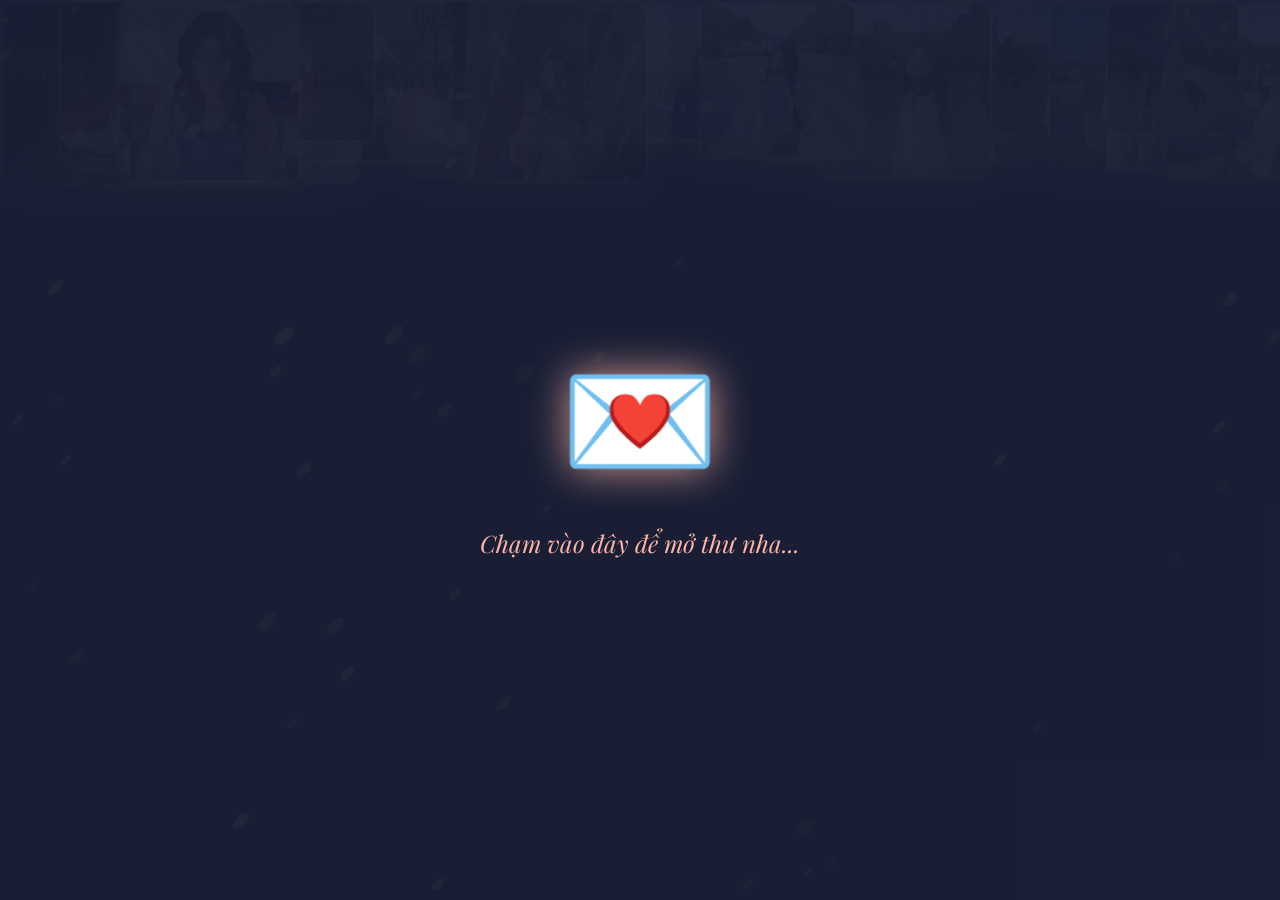
<file: index.html>
<!DOCTYPE html>
<html lang="vi">
<head>
    <meta charset="UTF-8">
    <meta name="viewport" content="width=device-width, initial-scale=1.0">
    <title>Gửi em...</title>
    <style>
        body, html {
            margin: 0;
            padding: 0;
            width: 100%;
            height: 100%;
            overflow: hidden;
            background-color: #1a1f35;
        }
        iframe {
            width: 100%;
            height: 100%;
            border: none;
            display: block;
        }
    </style>
</head>
<body>
    <audio id="bg-music" loop>
        <!-- Chuyển sang dùng file nhạc ở trong máy để không bị lỗi mạng -->
        <source src="nhac.mp3" type="audio/mpeg">
        Your browser does not support the audio element.
        Your browser does not support the audio element.
    </audio>

    <!-- Khung hiển thị website bên trong -->
    <iframe src="start.html" title="Main Content"></iframe>
</body>
</html>
</file>
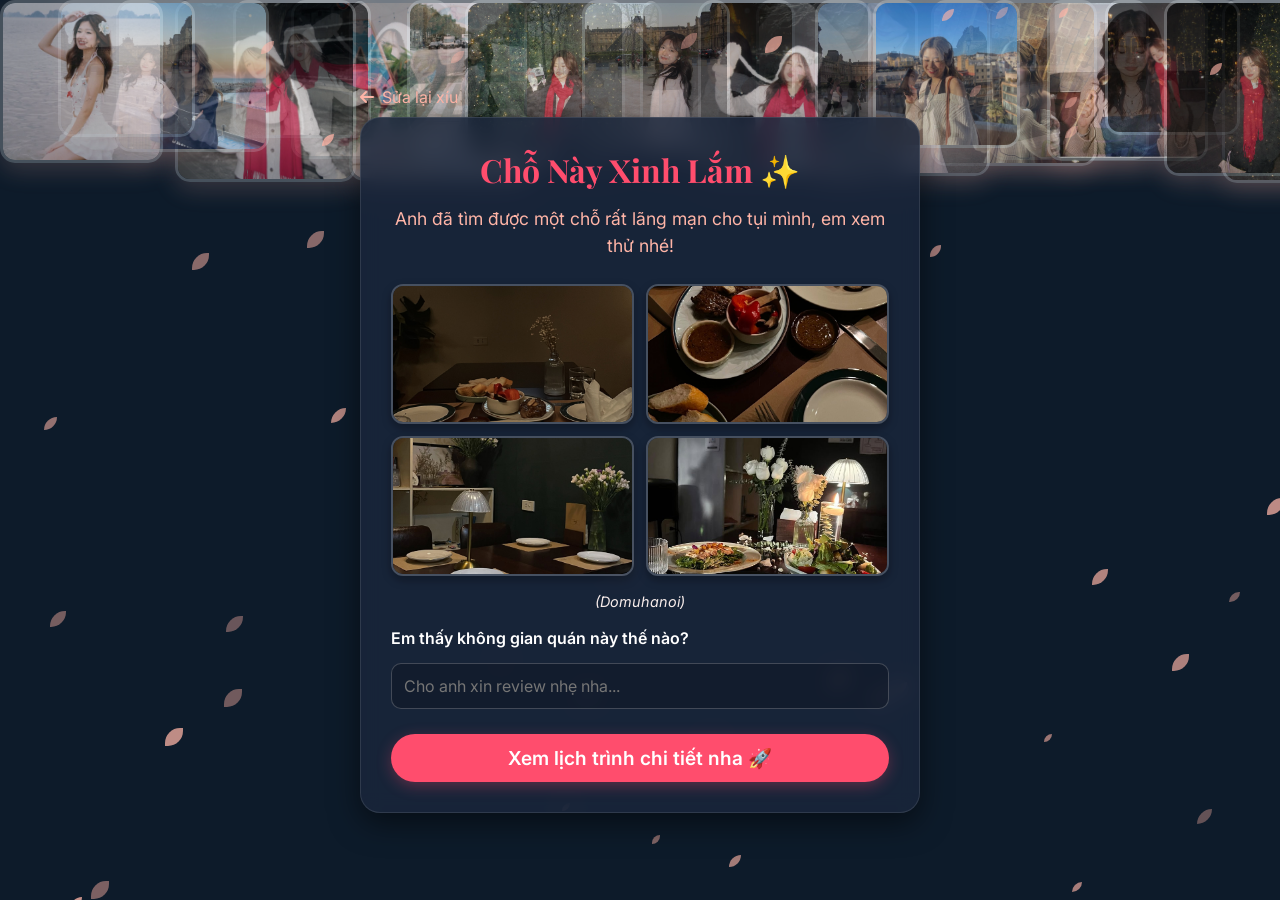
<file: restaurant.html>
<!DOCTYPE html>
<html lang="vi">
<head>
    <meta charset="UTF-8">
    <meta name="viewport" content="width=device-width, initial-scale=1.0">
    <title>Bí mật chút nha...</title>
    <!-- Google Fonts -->
    <link href="https://fonts.googleapis.com/css2?family=Dancing+Script:wght@700&family=Inter:wght@400;600&family=Playfair+Display:ital,wght@1,600&display=swap" rel="stylesheet">
    <!-- Font Awesome -->
    <link rel="stylesheet" href="https://cdnjs.cloudflare.com/ajax/libs/font-awesome/6.4.0/css/all.min.css">
    <link rel="stylesheet" href="style.css">
</head>
<body>
    <div id="screen-restaurant" class="screen active">
        <button id="btn-back-rest" class="btn-back" onclick="window.history.back()"><i class="fa-solid fa-arrow-left"></i> Sửa lại xíu</button>
        <div class="card mt-2">
            <h2>Chỗ Này Xinh Lắm ✨</h2>
            <p style="font-size: 1.1rem; color: #ffb5a7; margin-top: 10px;">Anh đã tìm được một chỗ rất lãng mạn cho tụi mình, em xem thử nhé!</p>
            
            <div class="gallery">
                <img src="fig/res/1.jpg" alt="Restaurant 1">
                <img src="fig/res/2.jpg" alt="Restaurant 2">
                <img src="fig/res/3.jpg" alt="Restaurant 3">
                <img src="fig/res/4.jpg" alt="Restaurant 4">
            </div>
            <p style="font-size: 0.9rem; margin-top: 15px; font-style: italic;">(Domuhanoi)</p>
            
            <div class="form-group mt-3" style="text-align: left;">
                <label style="font-size: 1rem; color: #fff;">Em thấy không gian quán này thế nào?</label>
                <input type="text" id="restaurant-opinion" placeholder="Cho anh xin review nhẹ nha...">
            </div>

            <button id="btn-next-to-timeline" class="btn btn-primary w-100 mt-4">Xem lịch trình chi tiết nha 🚀</button>
        </div>
    </div>
    <script src="script.js"></script>
</body>
</html>
</file>
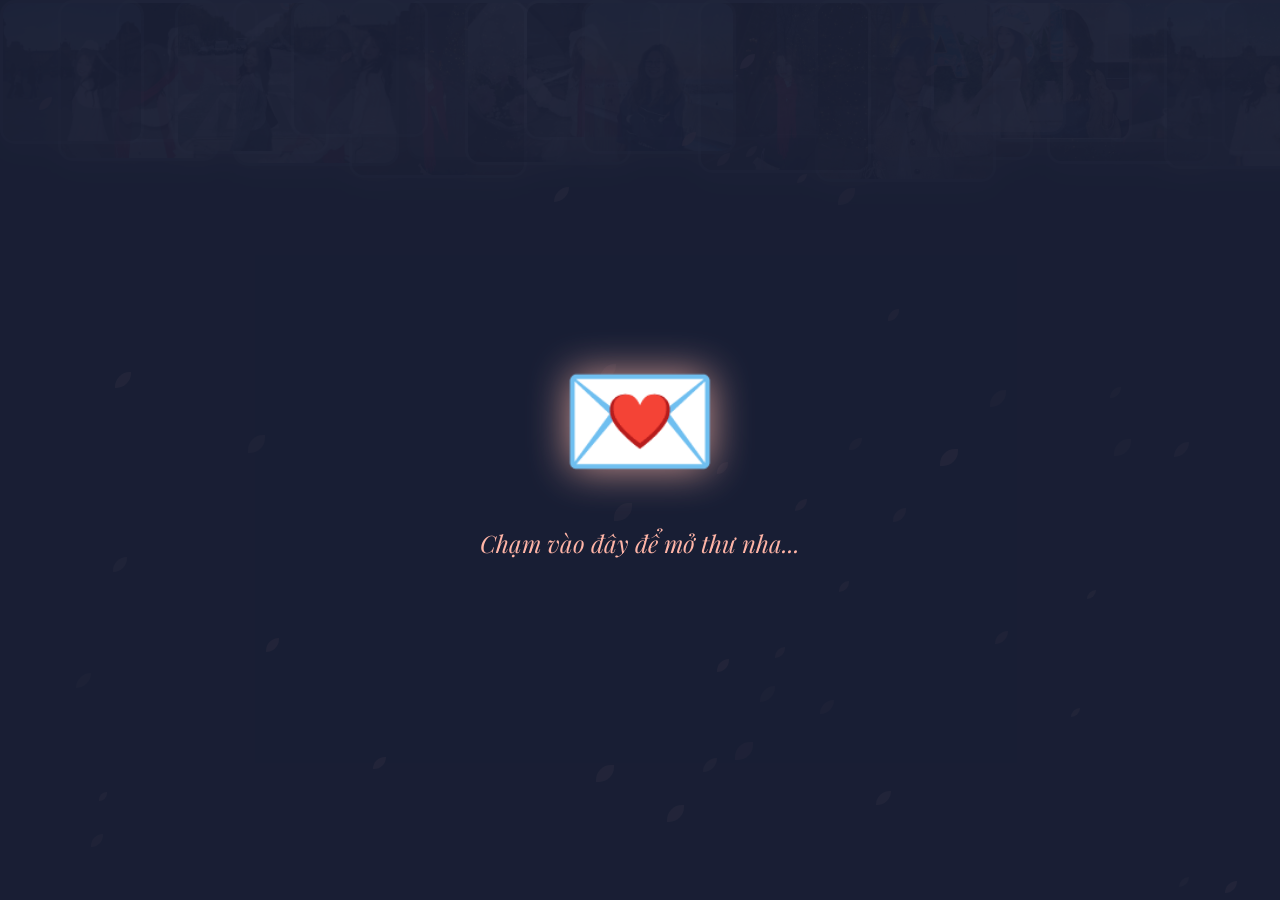
<file: start.html>
<!DOCTYPE html>
<html lang="vi">
<head>
    <meta charset="UTF-8">
    <meta name="viewport" content="width=device-width, initial-scale=1.0">
    <title>Gửi em...</title>
    <!-- Google Fonts -->
    <link href="https://fonts.googleapis.com/css2?family=Dancing+Script:wght@700&family=Inter:wght@400;600&family=Playfair+Display:ital,wght@1,600&display=swap" rel="stylesheet">
    <!-- Font Awesome -->
    <link rel="stylesheet" href="https://cdnjs.cloudflare.com/ajax/libs/font-awesome/6.4.0/css/all.min.css">
    <link rel="stylesheet" href="style.css">
</head>
<body>
    <!-- Thẻ Audio (Nhạc nền) - Trình duyệt có thể yêu cầu tương tác trước khi phát -->
    <audio id="bg-music" loop>
        <source src="nhac.mp3" type="audio/mpeg">
    </audio>

    <!-- Phong thư lúc đầu -->
    <div id="envelope-container" style="position: fixed; top: 0; left: 0; width: 100vw; height: 100vh; display: flex; flex-direction: column; justify-content: center; align-items: center; z-index: 100; cursor: pointer; background: rgba(26, 31, 53, 0.95);">
        <div class="envelope" style="font-size: 8rem; filter: drop-shadow(0 0 20px rgba(255, 181, 167, 0.8));">💌</div>
        <p style="color: #ffb5a7; font-size: 1.5rem; margin-top: 30px; font-family: 'Playfair Display', serif; font-style: italic;">Chạm vào đây để mở thư nha...</p>
    </div>

    <!-- Màn 1: Lời ngỏ -->
    <div id="screen-1" class="screen active" style="display: none;">
        <div class="card text-center" style="background: transparent; box-shadow: none; border: none; backdrop-filter: none;">
            <div class="text-sequence" id="text-container">
                <p class="seq-text">Chỉ còn vài ngày nữa là đến Thứ 5 rồi...</p>
                <p class="seq-text">Nên anh muốn hỏi em một điều .</p>
                <p class="seq-text">Để buổi tối hôm đó thêm phần ý nghĩa...</p>
                <p class="seq-text">Cho phép anh được chính thức mời em đi date nhé? 😊</p>
            </div>
            
            <div class="buttons mt-4" id="buttons-container" style="opacity: 0; pointer-events: none; transition: opacity 1s;">
                <button id="btn-yes" class="btn btn-primary">Có nha 🥰</button>
                <button id="btn-no" class="btn btn-primary">Hông 😜</button>
            </div>
        </div>
    </div>

    <script src="script.js"></script>
</body>
</html>
</file>
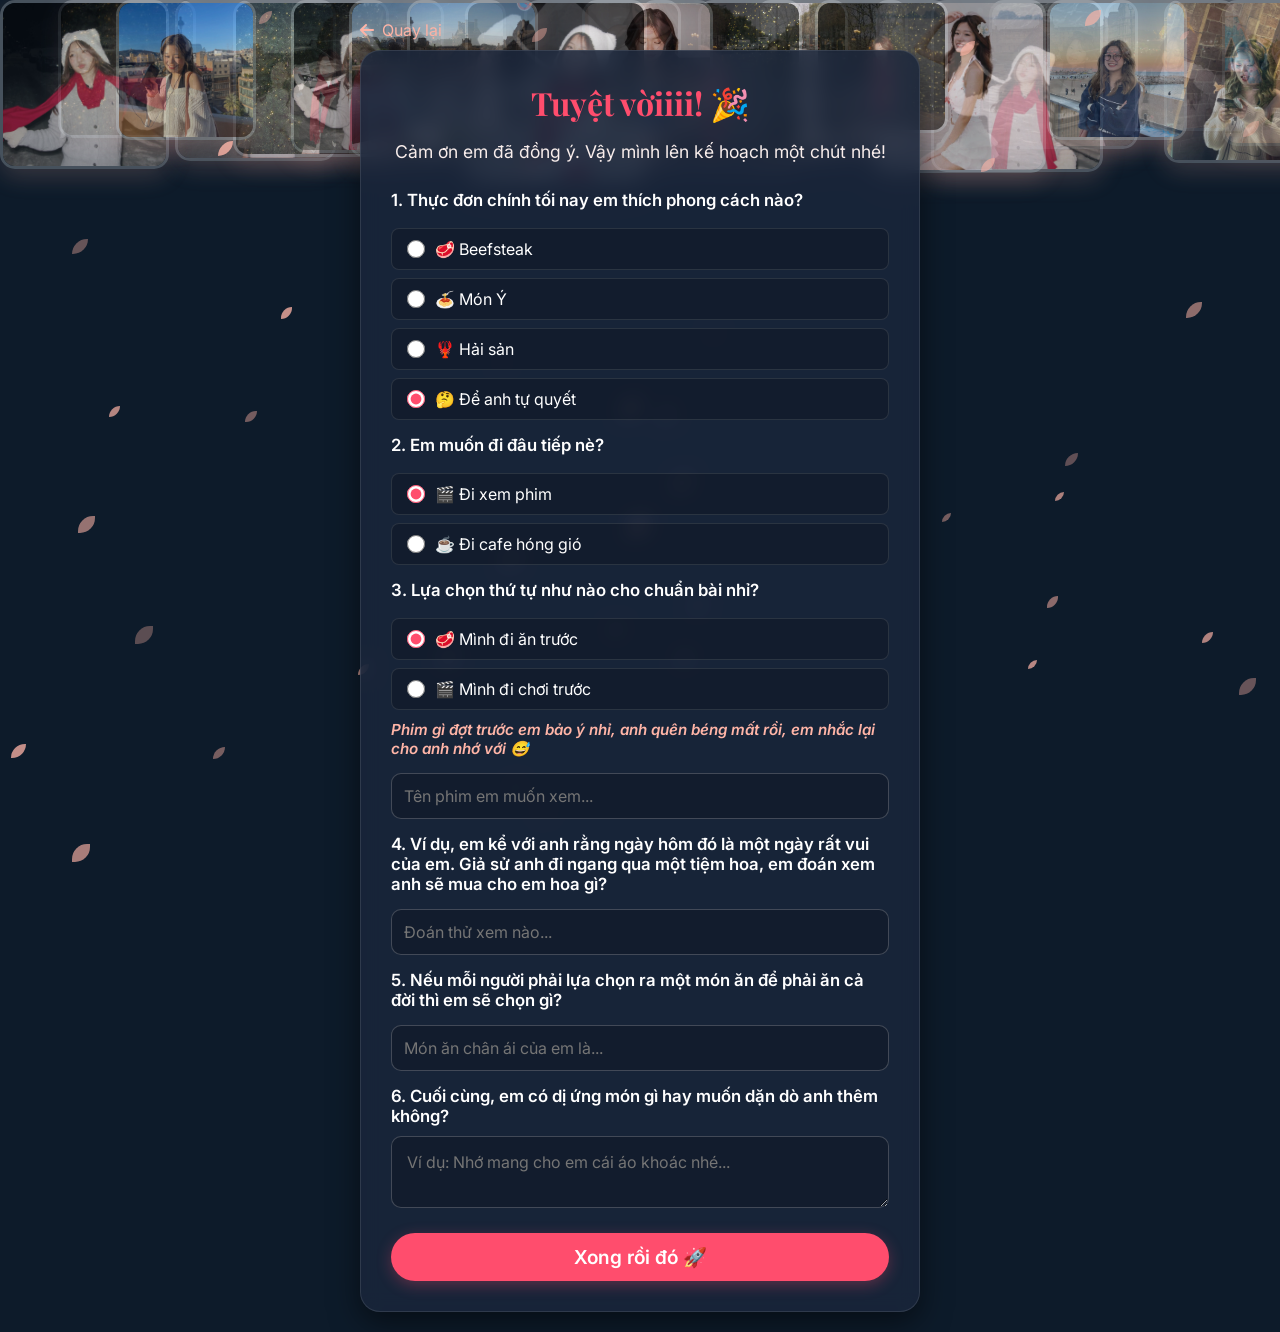
<file: survey.html>
<!DOCTYPE html>
<html lang="vi">
<head>
    <meta charset="UTF-8">
    <meta name="viewport" content="width=device-width, initial-scale=1.0">
    <title>Khảo sát nhỏ xíu...</title>
    <!-- Google Fonts -->
    <link href="https://fonts.googleapis.com/css2?family=Dancing+Script:wght@700&family=Inter:wght@400;600&family=Playfair+Display:ital,wght@1,600&display=swap" rel="stylesheet">
    <!-- Font Awesome -->
    <link rel="stylesheet" href="https://cdnjs.cloudflare.com/ajax/libs/font-awesome/6.4.0/css/all.min.css">
    <link rel="stylesheet" href="style.css">
</head>
<body>
    <div id="screen-2" class="screen active">
        <button id="btn-back-2" class="btn-back" onclick="window.history.back()"><i class="fa-solid fa-arrow-left"></i> Quay lại</button>
        <div class="card mt-2">
            <h2>Tuyệt vờiiii! 🎉</h2>
            <p>Cảm ơn em đã đồng ý. Vậy mình lên kế hoạch một chút nhé!</p>
            
            <div class="survey-form mt-4">
                <div class="form-group">
                    <label>1. Thực đơn chính tối nay em thích phong cách nào?</label>
                    <div class="radio-group">
                        <label><input type="radio" name="food" value="Beefsteak"> 🥩 Beefsteak</label>
                        <label><input type="radio" name="food" value="Món Ý"> 🍝 Món Ý</label>
                        <label><input type="radio" name="food" value="Hải sản"> 🦞 Hải sản</label>
                        <label><input type="radio" name="food" value="Để anh chọn" checked> 🤔 Để anh tự quyết</label>
                    </div>
                </div>

                <div class="form-group mt-3">
                    <label>2. Em muốn đi đâu tiếp nè?</label>
                    <div class="radio-group" id="activity-group">
                        <label><input type="radio" name="activity" value="Xem phim" checked> 🎬 Đi xem phim</label>
                        <label><input type="radio" name="activity" value="Đi cafe"> ☕ Đi cafe hóng gió</label>
                    </div>
                </div>

                <div class="form-group mt-3">
                    <label>3. Lựa chọn thứ tự như nào cho chuẩn bài nhỉ?</label>
                    <div class="radio-group">
                        <label><input type="radio" name="order" value="Ăn trước" checked> 🥩 Mình đi ăn trước</label>
                        <label><input type="radio" name="order" value="Phim trước"> 🎬 Mình đi chơi trước</label>
                    </div>
                </div>

                <!-- Conditional Input for Movie -->
                <div class="form-group mt-2" id="movie-input-group">
                    <label style="font-size: 0.95rem; font-style: italic; color: #ffb5a7;">Phim gì đợt trước em bảo ý nhỉ, anh quên béng mất rồi, em nhắc lại cho anh nhớ với 😅</label>
                    <input type="text" id="movie-name" placeholder="Tên phim em muốn xem...">
                </div>

                <!-- Conditional Input for Cafe -->
                <div class="form-group mt-2" id="cafe-input-group" style="display: none;">
                    <label style="font-size: 0.95rem; font-style: italic; color: #ffb5a7;">Quán ruột của em ở đâu hay để anh tự tìm quán view đẹp nha?</label>
                    <input type="text" id="cafe-name" placeholder="Gợi ý quán cafe cho anh đi...">
                </div>

                <!-- New Questions -->
                <div class="form-group mt-3">
                    <label>4. Ví dụ, em kể với anh rằng ngày hôm đó là một ngày rất vui của em. Giả sử anh đi ngang qua một tiệm hoa, em đoán xem anh sẽ mua cho em hoa gì?</label>
                    <input type="text" id="flower-guess" placeholder="Đoán thử xem nào...">
                </div>

                <div class="form-group mt-3">
                    <label>5. Nếu mỗi người phải lựa chọn ra một món ăn để phải ăn cả đời thì em sẽ chọn gì?</label>
                    <input type="text" id="lifetime-food" placeholder="Món ăn chân ái của em là...">
                </div>

                <div class="form-group mt-3">
                    <label>6. Cuối cùng, em có dị ứng món gì hay muốn dặn dò anh thêm không?</label>
                    <textarea id="preferences" rows="2" placeholder="Ví dụ: Nhớ mang cho em cái áo khoác nhé..."></textarea>
                </div>
            </div>
            
            <button id="btn-next-to-3" class="btn btn-primary w-100 mt-4">Xong rồi đó 🚀</button>
        </div>
    </div>
    <script src="script.js"></script>
</body>
</html>
</file>
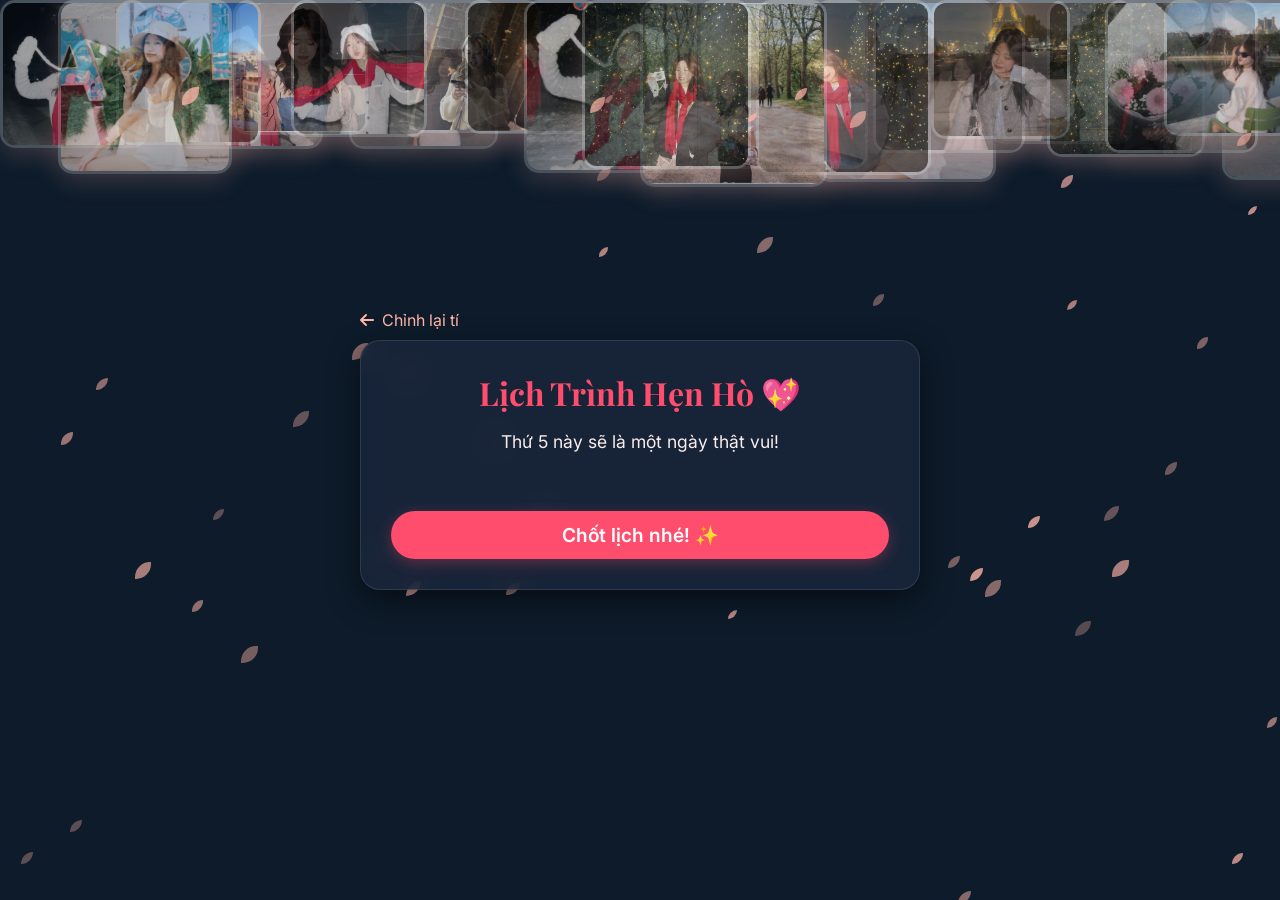
<file: timeline.html>
<!DOCTYPE html>
<html lang="vi">
<head>
    <meta charset="UTF-8">
    <meta name="viewport" content="width=device-width, initial-scale=1.0">
    <title>Lịch trình nè</title>
    <!-- Google Fonts -->
    <link href="https://fonts.googleapis.com/css2?family=Dancing+Script:wght@700&family=Inter:wght@400;600&family=Playfair+Display:ital,wght@1,600&display=swap" rel="stylesheet">
    <!-- Font Awesome -->
    <link rel="stylesheet" href="https://cdnjs.cloudflare.com/ajax/libs/font-awesome/6.4.0/css/all.min.css">
    <link rel="stylesheet" href="style.css">
</head>
<body>
    <div id="screen-3" class="screen active">
        <button id="btn-back-3" class="btn-back" onclick="window.history.back()"><i class="fa-solid fa-arrow-left"></i> Chỉnh lại tí</button>
        <div class="card timeline-card mt-2">
            <h2>Lịch Trình Hẹn Hò 💖</h2>
            <p class="subtitle">Thứ 5 này sẽ là một ngày thật vui!</p>
            
            <div class="timeline" id="dynamic-timeline-container">
                <!-- Sẽ được điền tự động bằng Javascript dựa trên lựa chọn -->
            </div>
            
            <button id="btn-submit" class="btn btn-primary w-100 mt-4">Chốt lịch nhé! ✨</button>
        </div>
    </div>
    <script src="script.js"></script>
</body>
</html>
</file>
<file: style.css>
:root {
    --primary-color: #ff4d6d;
    --primary-hover: #c9184a;
    --secondary-color: #f8edeb;
    --bg-color: #0d1b2a;
    --text-color: #f8edeb;
    --card-bg: rgba(27, 38, 59, 0.85);
    --timeline-color: #ffb5a7;
}

* {
    margin: 0;
    padding: 0;
    box-sizing: border-box;
}

body {
    font-family: 'Inter', sans-serif;
    background-color: var(--bg-color);
    color: var(--text-color);
    overflow-x: hidden;
    min-height: 100vh;
    display: flex;
    justify-content: center;
    align-items: center;
    position: relative;
}

/* Background Particles */
.particles {
    position: fixed;
    top: 0;
    left: 0;
    width: 100%;
    height: 100%;
    z-index: 0;
    pointer-events: none;
}

.particle {
    position: absolute;
    background-color: rgba(255, 77, 109, 0.6);
    border-radius: 50%;
    animation: float 10s infinite linear;
}

@keyframes float {
    0% { transform: translateY(100vh) rotate(0deg); opacity: 1; }
    100% { transform: translateY(-20vh) rotate(360deg); opacity: 0; }
}

/* Screens */
.screen {
    display: none;
    width: 100%;
    max-width: 600px;
    padding: 20px;
    z-index: 10;
    position: relative;
    animation: fadeIn 1s ease-out;
}

.screen.active {
    display: flex;
    flex-direction: column;
    align-items: center;
    justify-content: center;
    min-height: 100vh;
}

@keyframes fadeIn {
    from { opacity: 0; transform: translateY(20px); }
    to { opacity: 1; transform: translateY(0); }
}

/* Màn 1: Typography & Buttons */
.message-container {
    text-align: center;
    margin-bottom: 40px;
}

.text-line {
    font-family: 'Playfair Display', serif;
    font-size: 1.8rem;
    line-height: 1.6;
    margin-bottom: 20px;
    opacity: 0;
    transform: translateY(20px);
    transition: all 1s ease-out;
}

.text-line.visible {
    opacity: 1;
    transform: translateY(0);
}

.buttons {
    display: flex;
    justify-content: center;
    gap: 20px;
    margin-top: 30px;
    z-index: 10;
}

.btn {
    padding: 12px 30px;
    font-size: 1.2rem;
    font-family: 'Inter', sans-serif;
    border: none;
    border-radius: 25px;
    cursor: pointer;
    transition: all 0.3s;
    font-weight: 600;
    box-shadow: 0 4px 15px rgba(255, 77, 109, 0.3);
}

.btn-primary {
    background: var(--primary-color);
    color: white;
}

.btn-primary:hover {
    background: #ff3355;
    transform: translateY(-2px);
    box-shadow: 0 6px 20px rgba(255, 77, 109, 0.4);
}

#btn-no {
    position: relative;
    /* Dùng chung màu btn-primary theo yêu cầu */
}

/* Sequential Text Animation */
#text-container {
    height: 160px;
    max-width: 800px;
    margin: 0 auto;
    position: relative;
    display: flex;
    justify-content: center;
    align-items: center;
    z-index: 10;
    padding: 20px 40px;
    
    /* Khung dễ thương */
    background: rgba(255, 255, 255, 0.1);
    backdrop-filter: blur(8px);
    border: 4px dashed var(--primary-color);
    border-radius: 25px;
    box-shadow: 0 15px 35px rgba(255, 77, 109, 0.2), inset 0 0 15px rgba(255, 255, 255, 0.2);
}

.seq-text {
    position: absolute;
    opacity: 0;
    font-size: 2.2rem;
    font-weight: 800; /* Đậm hơn */
    color: var(--text-color);
    text-shadow: 0 4px 10px rgba(0,0,0,0.5), 0 0 20px rgba(255, 77, 109, 0.8);
    text-align: center;
    width: 90%;
    transition: opacity 1s ease-in-out;
}
.seq-text.visible {
    opacity: 1;
}

.btn-secondary {
    background-color: transparent;
    color: var(--secondary-color);
    border: 2px solid var(--secondary-color);
}

/* Floating Images */
.floating-image {
    position: absolute;
    border-radius: 12px;
    box-shadow: 0 8px 20px rgba(0,0,0,0.4);
    object-fit: cover;
    animation: floatUp linear infinite;
    opacity: 0.5; /* Mờ mờ ảo ảo */
    z-index: 1; /* Nằm dưới chữ */
    border: 2px solid rgba(255,255,255,0.3);
}

@keyframes float {
    0% { transform: translateY(110vh) rotate(-25deg); opacity: 0; }
    10% { opacity: var(--img-opacity, 0.6); }
    90% { opacity: var(--img-opacity, 0.6); }
    100% { transform: translateY(-30vh) rotate(25deg); opacity: 0; }
}

.floating-image {
    position: fixed;
    opacity: 0.6;
    z-index: 0;
    pointer-events: auto; /* Cho phép tương tác */
    animation: float linear infinite;
    border-radius: 15px;
    box-shadow: 0 8px 25px rgba(255, 181, 167, 0.3);
    border: 3px solid rgba(255, 255, 255, 0.4);
    transition: transform 0.3s, opacity 0.3s, box-shadow 0.3s;
}

/* Cards (Màn 2, 3, 4) */
.card {
    background: var(--card-bg);
    backdrop-filter: blur(10px);
    border-radius: 20px;
    padding: 30px;
    width: 100%;
    box-shadow: 0 10px 30px rgba(0,0,0,0.5);
    border: 1px solid rgba(255,255,255,0.1);
}

.card h2 {
    font-family: 'Playfair Display', serif;
    color: var(--primary-color);
    font-size: 2rem;
    margin-bottom: 15px;
    text-align: center;
}

.card p {
    font-size: 1.1rem;
    line-height: 1.5;
    text-align: center;
}

.form-group {
    display: flex;
    flex-direction: column;
    gap: 10px;
}

.form-group label {
    font-weight: 600;
}

textarea {
    width: 100%;
    padding: 15px;
    border-radius: 10px;
    border: 1px solid rgba(255,255,255,0.2);
    background: rgba(0,0,0,0.2);
    color: white;
    font-family: 'Inter', sans-serif;
    font-size: 1rem;
    resize: vertical;
}

textarea:focus {
    outline: none;
    border-color: var(--primary-color);
}

/* Form Trắc Nghiệm Màn 2 */
.survey-form {
    text-align: left;
}
.survey-form label {
    font-size: 1.05rem;
    color: #fff;
}
.radio-group {
    display: flex;
    flex-direction: column;
    gap: 8px;
    margin-top: 8px;
}
.radio-group label {
    cursor: pointer;
    font-weight: normal;
    padding: 10px 15px;
    background: rgba(0,0,0,0.2);
    border-radius: 8px;
    border: 1px solid rgba(255,255,255,0.1);
    transition: all 0.2s;
    font-size: 1rem;
    display: flex;
    align-items: center;
}
.radio-group label:hover {
    background: rgba(255, 77, 109, 0.2);
    border-color: var(--primary-color);
}
.radio-group input[type="radio"] {
    margin-right: 10px;
    accent-color: var(--primary-color);
    width: 18px;
    height: 18px;
}
input[type="text"] {
    width: 100%;
    padding: 12px;
    border-radius: 10px;
    border: 1px solid rgba(255,255,255,0.2);
    background: rgba(0,0,0,0.2);
    color: white;
    font-family: 'Inter', sans-serif;
    font-size: 1rem;
    margin-top: 5px;
}
input[type="text"]:focus {
    outline: none;
    border-color: var(--primary-color);
}

/* Mouse Trail */
.mouse-trail {
    position: fixed;
    pointer-events: none;
    z-index: 9999;
    animation: fadeScale 0.8s forwards;
    color: var(--primary-color);
    font-size: 18px;
}

@keyframes fadeScale {
    0% { transform: scale(1); opacity: 1; }
    100% { transform: scale(0.2) translateY(50px); opacity: 0; }
}

/* Nút Back */
.btn-back {
    background: transparent;
    border: none;
    color: var(--timeline-color);
    font-family: 'Inter', sans-serif;
    font-size: 1rem;
    cursor: pointer;
    display: flex;
    align-items: center;
    gap: 8px;
    transition: all 0.3s;
    align-self: flex-start;
}
.btn-back:hover {
    color: white;
    transform: translateX(-5px);
}
.mt-2 { margin-top: 10px; }

/* Restaurant Gallery */
.gallery {
    display: grid;
    grid-template-columns: repeat(2, 1fr);
    gap: 12px;
    margin-top: 25px;
}
.gallery img {
    width: 100%;
    height: 140px;
    object-fit: cover;
    border-radius: 12px;
    border: 2px solid rgba(255,255,255,0.2);
    box-shadow: 0 4px 10px rgba(0,0,0,0.3);
    transition: transform 0.3s;
}
.gallery img:hover {
    transform: scale(1.05);
}

/* PDF Table */
.pdf-table {
    width: 100%;
    border-collapse: collapse;
    margin-top: 10px;
    font-size: 14px;
    color: #000;
}
.pdf-table th, .pdf-table td {
    border: 1px solid #000;
    padding: 8px;
    text-align: left;
}
.pdf-table th {
    background-color: #f2f2f2;
}

/* Petals */
.petal {
    position: fixed;
    top: -10vh;
    background-color: #ffb5a7;
    border-radius: 15px 0 15px 0;
    opacity: 0.7;
    pointer-events: none;
    z-index: 5;
    animation: fall linear infinite;
}

@keyframes fall {
    0% { transform: translateY(-10vh) rotate(0deg) scale(0.5); opacity: 0; }
    10% { opacity: 0.8; }
    90% { opacity: 0.8; }
    100% { transform: translateY(110vh) rotate(360deg) scale(1); opacity: 0; }
}

/* Utils */
.mt-3 { margin-top: 15px; }
.mt-4 { margin-top: 25px; }
.w-100 { width: 100%; }
.text-center { text-align: center; }

/* Timeline (Màn 3) */
.subtitle {
    margin-bottom: 30px;
}

.timeline {
    position: relative;
    padding-left: 30px;
}

.timeline::before {
    content: '';
    position: absolute;
    left: 0;
    top: 0;
    height: 100%;
    width: 2px;
    background: var(--timeline-color);
}

.timeline-item {
    position: relative;
    margin-bottom: 30px;
}

.timeline-item:last-child {
    margin-bottom: 0;
}

.timeline-icon {
    position: absolute;
    left: -41px;
    top: 0;
    width: 24px;
    height: 24px;
    border-radius: 50%;
    background: var(--primary-color);
    display: flex;
    justify-content: center;
    align-items: center;
    font-size: 12px;
    color: white;
    box-shadow: 0 0 0 4px var(--card-bg);
}

.timeline-content h3 {
    font-size: 1.2rem;
    color: var(--timeline-color);
    margin-bottom: 5px;
}

.timeline-content p {
    text-align: left;
    font-size: 0.95rem;
    color: #ccc;
    margin-bottom: 10px;
}

.image-placeholder {
    width: 100%;
    border-radius: 10px;
    overflow: hidden;
    background: rgba(0,0,0,0.3);
    border: 1px dashed rgba(255,255,255,0.2);
    margin-top: 10px;
}

.image-placeholder img {
    width: 100%;
    height: 150px;
    object-fit: cover;
    display: block;
}

.image-caption {
    font-size: 0.85rem !important;
    text-align: center !important;
    padding: 8px;
    font-style: italic;
    background: rgba(0,0,0,0.5);
    margin: 0 !important;
}

/* Success Icon */
.success-icon {
    font-size: 4rem;
    color: #38b000;
    margin-bottom: 20px;
    animation: popIn 0.5s cubic-bezier(0.175, 0.885, 0.32, 1.275);
}

@keyframes popIn {
    0% { transform: scale(0); }
    100% { transform: scale(1); }
}

/* PDF Template Styles (Hidden from web view) */
#pdf-template {
    color: black;
    background: white;
    font-family: 'Times New Roman', Times, serif;
}

.pdf-container {
    padding: 40px;
    max-width: 800px;
    margin: 0 auto;
    background: white;
}

.pdf-header {
    text-align: center;
    border-bottom: 2px solid black;
    padding-bottom: 20px;
    margin-bottom: 30px;
}

.pdf-header h1 {
    font-size: 24px;
    margin-bottom: 10px;
    text-transform: uppercase;
}

.pdf-body h3 {
    margin-bottom: 15px;
}

.pdf-table {
    width: 100%;
    border-collapse: collapse;
    margin: 20px 0;
}

.pdf-table th, .pdf-table td {
    border: 1px solid black;
    padding: 10px;
    text-align: left;
}

.pdf-table th {
    background-color: #f0f0f0;
}

.pdf-promise {
    margin-top: 30px;
}

.pdf-promise h4 {
    margin-bottom: 10px;
}

.pdf-promise ul {
    padding-left: 20px;
}

.pdf-promise li {
    margin-bottom: 5px;
}

.pdf-footer {
    margin-top: 50px;
    display: flex;
    justify-content: space-between;
}

.signature {
    text-align: center;
    width: 200px;
}
</file>
